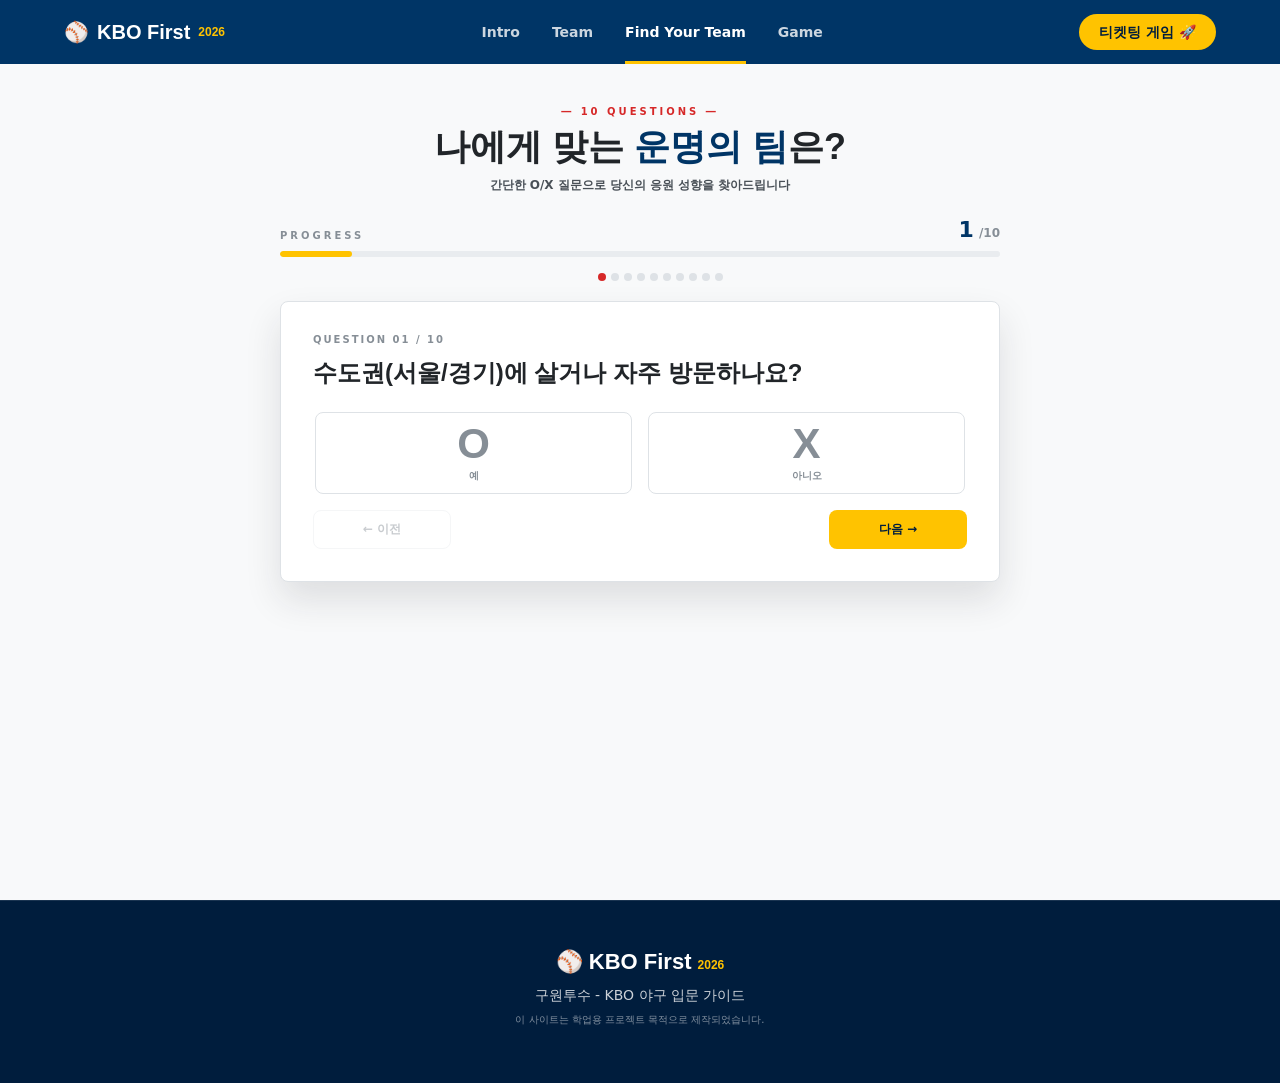
<file: pages/form.html>
<!DOCTYPE html>
<html lang="ko">
<head>
    <meta charset="UTF-8">
    <meta name="viewport" content="width=device-width, initial-scale=1.0">
    <link rel="stylesheet" href="../assets/styles/common.css">
    <link rel="stylesheet" href="../assets/styles/components.css">
    <link rel="stylesheet" href="../assets/styles/form.css">
    <title>KBO First - 운명의 팀 찾기</title>
</head>
<body>
    <!-- GNB -->
    <div id="gnb-wrap"></div>

    <main class="form-page" id="quiz">
        <section class="quiz-section" aria-labelledby="quiz-title">
            <header class="section-heading">
                <p class="eyebrow">― 10 QUESTIONS ―</p>
                <h1 id="quiz-title">나에게 맞는 <span>운명의 팀</span>은?</h1>
                <p>간단한 O/X 질문으로 당신의 응원 성향을 찾아드립니다</p>
            </header>

            <section class="quiz-panel" id="quizPanel" aria-label="구단 추천 질문">
                <header class="progress-head">
                    <span>PROGRESS</span>
                    <strong><span id="currentNumber">1</span><small>/10</small></strong>
                </header>

                <p class="progress-track" aria-hidden="true">
                    <span class="progress-fill" id="progressFill"></span>
                </p>

                <ol class="step-dots" id="stepDots" aria-hidden="true"></ol>

                <p class="progress-caption" id="progressCaption">1번째 질문에 답해 주세요</p>

                <section class="question-card" aria-labelledby="questionText">
                    <p class="question-count" id="questionCount">QUESTION 01 / 10</p>
                    <h2 id="questionText">수도권(서울/경기)에 살거나 자주 방문하나요?</h2>

                    <fieldset class="answer-grid" aria-label="답변 선택">
                        <button class="answer-button" type="button" data-answer="yes">
                            <span>O</span>
                            <strong>예</strong>
                        </button>
                        <button class="answer-button" type="button" data-answer="no">
                            <span>X</span>
                            <strong>아니오</strong>
                        </button>
                    </fieldset>

                    <footer class="quiz-actions">
                        <button class="ghost-button" type="button" id="prevButton">← 이전</button>
                        <button class="primary-button" type="button" id="nextButton">다음 →</button>
                    </footer>
                </section>
            </section>
        </section>

        <section class="result-section is-hidden" id="resultSection" aria-live="polite">
            <article class="result-card" id="resultCard">
                <header class="result-hero">
                    <p>YOUR DESTINY TEAM</p>
                    <figure class="emblem-wrap">
                        <img id="resultEmblem" src="../assets/emblem/lg_emblem.svg" alt="">
                    </figure>
                    <h2 id="resultTitle">LG 트윈스가 당신의 팀!</h2>
                    <strong id="resultType">"세련된 도시형 팬"</strong>
                    <dl class="match-box">
                        <dt>매치율</dt>
                        <dd id="matchPercent">91%</dd>
                    </dl>
                </header>

                <section class="result-body" aria-labelledby="resultBodyTitle">
                    <h3 id="resultBodyTitle">당신의 응원 성향</h3>
                    <p id="resultDescription"></p>
                    <footer class="result-actions">
                        <button class="primary-button outline" type="button" id="shareButton">결과 공유하기</button>
                        <a class="primary-button ticket-button" id="ticketLink" href="https://www.koreabaseball.com/" target="_blank" rel="noreferrer">티켓팅 도전하기 →</a>
                    </footer>
                    <button class="reset-button" type="button" id="restartButton">다시 테스트하기</button>
                </section>
            </article>
        </section>
    </main>
    <div id="footer-wrap"></div>
    
    <script src="../assets/scripts/components.js"></script>
    <script src="../assets/scripts/form.js"></script>
</body>
</html>
</file>
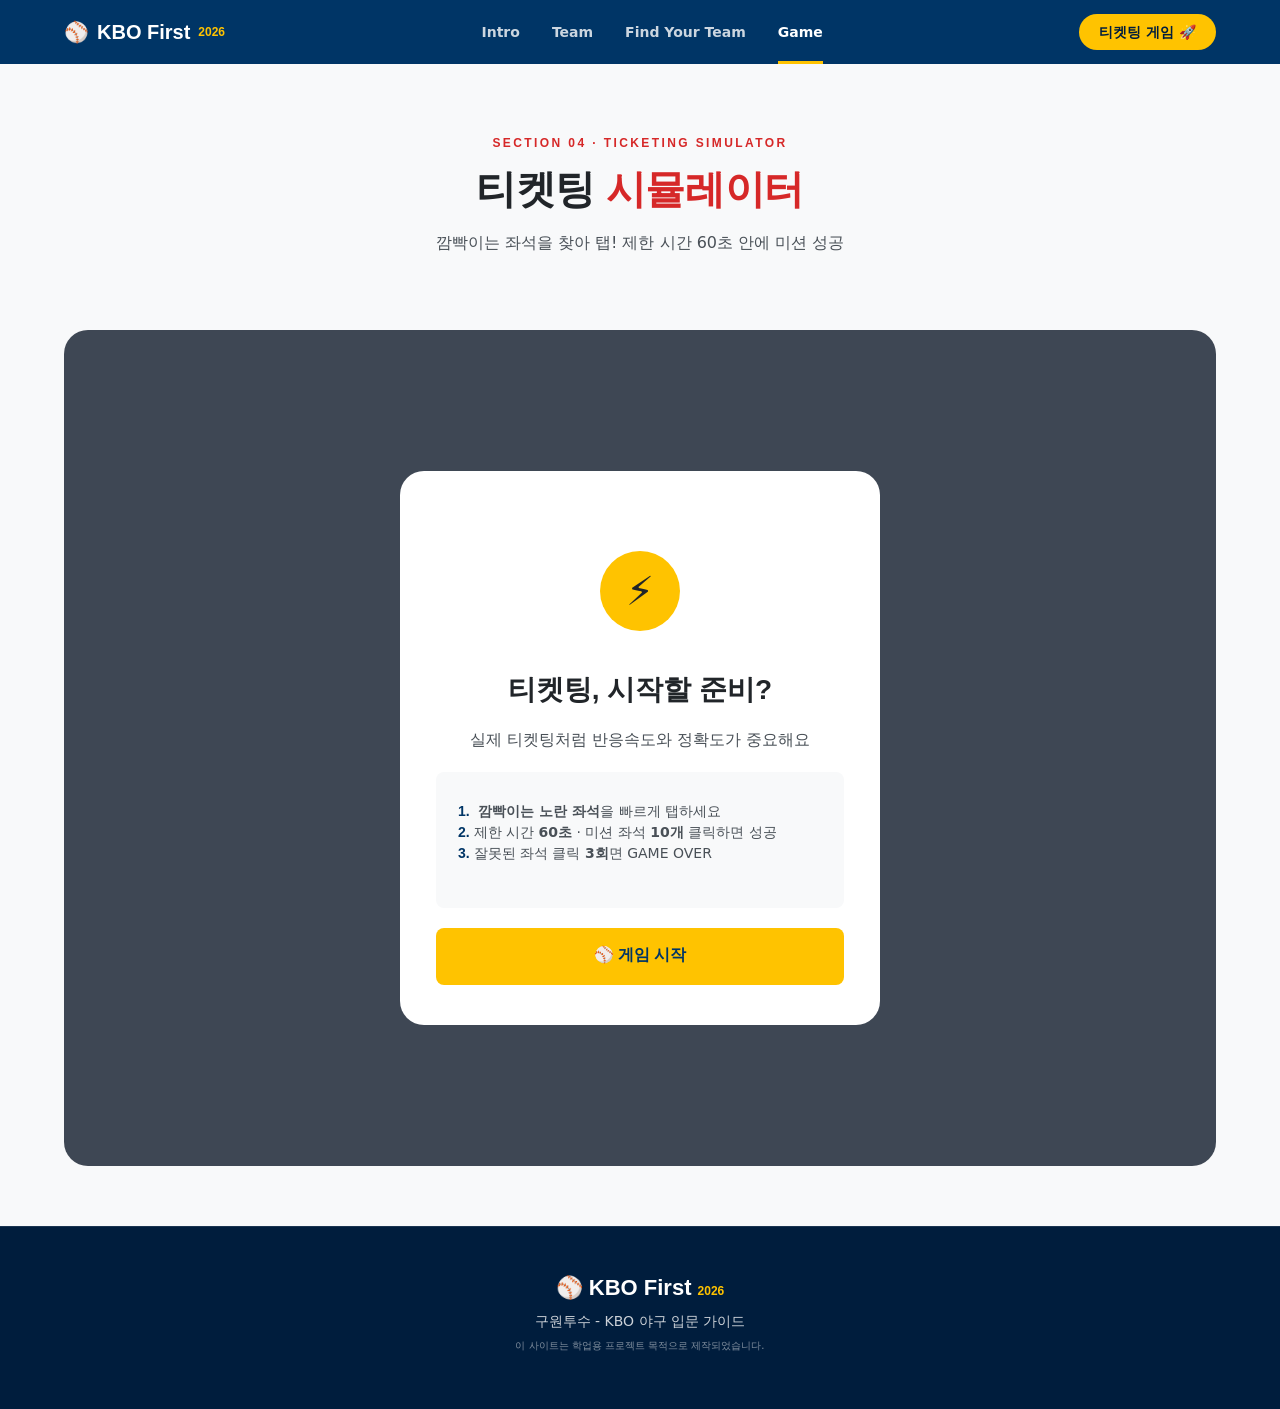
<file: pages/game.html>
<!DOCTYPE html>
<html lang="ko">
<head>
    <meta charset="UTF-8">
    <meta name="viewport" content="width=device-width, initial-scale=1.0">
    <link rel="stylesheet" href="../assets/styles/common.css">
    <link rel="stylesheet" href="../assets/styles/components.css">
    <link rel="stylesheet" href="../assets/styles/game.css">
    <title>KBO First — 티켓팅 시뮬레이터</title>
</head>
<body>
    <!-- GNB -->
    <div id="gnb-wrap"></div>

    <main class="game-page">
        <section class="game-title">
            <p id="sh1">SECTION 04 · TICKETING SIMULATOR</p>
            <h1 id="sh2">티켓팅 <span>시뮬레이터</span></h1>
            <p id="sh3">깜빡이는 좌석을 찾아 탭! 제한 시간 60초 안에 미션 성공</p>
        </section>


        <section class="game-start" id="start">
            <section class="start-bg">
                <p id="spark">⚡</p>
                <h1 id="st-txt1">티켓팅, 시작할 준비?</h1>
                <p id="st-txt2">실제 티켓팅처럼 반응속도와 정확도가 중요해요</p>
                <div>
                    <p><span class="bg-num">1. </span><span>&nbsp깜빡이는 노란 좌석</span>을 빠르게 탭하세요</p>
                    <p><span class="bg-num">2. </span>제한 시간 <span>60초</span> · 미션 좌석 <span>10개</span> 클릭하면 성공</p>
                    <p><span class="bg-num">3. </span>잘못된 좌석 클릭 <span>3회</span>면 GAME OVER</p>
                </div>
                <button id="start-btn">⚾ 게임 시작</button>
            </section>
        </section>


        <section class="game-ready is-hidden" id="ready">
            <div id="countdown">3</div>
        </section>


        <section class="game-play is-hidden" id="play">
            <section class="status" id="scrollTarget">
                <section class="p-time">
                    <span class="status-txt">REMAIN TIME<br></span>
                    <span id="time-num">01:00<br></span>
                    <div id="time-bar"><div id="time-left"></div></div>
                </section>

                <section class="p-success">
                    <span class="status-txt">SUCCESS<br></span>
                    <span id="success-count">0</span><span id="needs10"> / 10</span>
                </section>

                <section class="p-fail">
                    <span class="status-txt">MISS<br></span>
                    <span id="miss-count">0</span>
                    <div id="miss-circles"><span class="circle" id="circle1"></span><span class="circle" id="circle2"></span><span class="circle" id="circle3"></span></div>
                </section>
            </section>

            <section class="mission">
                <span id="mis">MISSION</span><span id="mission-content">1루 응원석 통로 좌석을 찾아라!</span>
                <span id="transparent-ball">⚾</span>
            </section>

            <section class="container">
                <section id="inner-ct">
                    <section id="seats">
                        <button class="seat" id="s1"></button><button class="seat" id="s2"></button><button class="seat" id="s3"></button><button class="seat" id="s4"></button><button class="seat" id="s5"></button><button class="seat" id="s6"></button><button class="seat" id="s7"></button><button class="seat" id="s8"></button><button class="seat" id="s9"></button><button class="seat" id="s10"></button><button class="seat" id="s11"></button><button class="seat" id="s12"></button>
                        <button class="seat" id="s13"></button><button class="seat" id="s14"></button><button class="seat" id="s15"></button><button class="seat" id="s16"></button><button class="seat" id="s17"></button><button class="seat" id="s18"></button><button class="seat" id="s19"></button><button class="seat" id="s20"></button><button class="seat" id="s21"></button><button class="seat" id="s22"></button><button class="seat" id="s23"></button><button class="seat" id="s24"></button>
                        <button class="seat" id="s25"></button><button class="seat" id="s26"></button><button class="seat" id="s27"></button><button class="seat" id="s28"></button><button class="seat" id="s29"></button><button class="seat" id="s30"></button><button class="seat" id="s31"></button><button class="seat" id="s32"></button><button class="seat" id="s33"></button><button class="seat" id="s34"></button><button class="seat" id="s35"></button><button class="seat" id="s36"></button>
                        <button class="seat" id="s37"></button><button class="seat" id="s38"></button><button class="seat" id="s39"></button><button class="seat" id="s40"></button><button class="seat" id="s41"></button><button class="seat" id="s42"></button><button class="seat" id="s43"></button><button class="seat" id="s44"></button><button class="seat" id="s45"></button><button class="seat" id="s46"></button><button class="seat" id="s47"></button><button class="seat" id="s48"></button>
                        <button class="seat" id="s49"></button><button class="seat" id="s50"></button><button class="seat" id="s51"></button><button class="seat" id="s52"></button><button class="seat" id="s53"></button><button class="seat" id="s54"></button><button class="seat" id="s55"></button><button class="seat" id="s56"></button><button class="seat" id="s57"></button><button class="seat" id="s58"></button><button class="seat" id="s59"></button><button class="seat" id="s60"></button>
                    </section>
                </section>
            </section>

            <section class="color-info">
                <div class="t-info">
                    <div id="t-block"></div><span id="t-txt">클릭 가능</span>
                </div>
                <div class="s-m-info">
                    <div id="s-block"></div><span id="s-txt">성공</span>
                </div>
                <div class="s-m-info">
                    <div id="m-block"></div><span id="m-txt">미스</span>
                </div>
            </section>

        </section>


        <section class="game-result is-hidden" id="result">
            <section id="clear" class="is-hidden">
                <span id="clear-txt">CLEAR!</span>
            </section>
            <section id="gameover" class="is-hidden">
                <span id="gameover-txt">GAME OVER</span>
            </section>

            <section id="result-msg">
                <div id="clear-msg" class="is-hidden">🎉 <span>성공!</span> 티켓 확보!</div>
                <div id="gameover-msg" class="is-hidden">⏱ <span>아쉽지만</span> 다시 도전!</div>
            </section>


            <section id="overview">
                <section id="result-time">
                    <span id="tNum" class="result-num">00:59</span>
                    <span id="tTxt" class="result-txt">TIME</span>
                </section>
                <section id="result-success">
                    <span id="sNum" class="result-num">10/10</span>
                    <span id="sTxt" class="result-txt">SUCCESS</span>
                </section>
                <section id="result-miss">
                    <span id="mNum" class="result-num">3</span>
                    <span id="mTxt" class="result-txt">MISS</span>
                </section>
            </section>

            <section id="retry-or-team">
                <a href="./game.html">
                    <button id="retry"><span id="retry-txt">🔄 다시 도전</span></button>
                </a>
                <a href="./form.html">
                    <button id="teamfind"><span id="team-txt">팀 추천받기 →</span></button>
                </a>
            </section>

        </section>

    </main>


    <!-- Footer -->
    <div id="footer-wrap"></div>

    <script src="../assets/scripts/components.js"></script>
    <script src="../assets/scripts/game.js"></script>
</body>
</html>
</file>
<file: assets/styles/common.css>
:root {
  /* Brand */
  --color-main:          #003566;   /* Deep Blue */
  --color-main-2:        #012a52;
  --color-main-3:        #001D3D;
  --color-sub:           #FFC300;   /* Vivid Yellow */
  --color-sub-2:         #FFD23F;
  --color-accent:        #D62828;   /* Energy Red */
  --color-accent-2:      #b51e1e;
 
  /* Neutrals */
  --color-white:         #FFFFFF;
  --color-bg:            #F8F9FA;
  --color-surface:       #FFFFFF;
  --color-border:        #DEE2E6;
  --color-active:        #E9ECEF;
  --color-text:          #212529;
  --color-text-2:        #495057;
  --color-text-3:        #868E96;
 
  /* Semantic */
  --color-success:       #3BA55C;
  --color-success-bg:    #E6F7ED;
  --color-danger-bg:     #FDE7E7;
 
  /* Team Colors */
  --color-team-lg:       #C30452;
  --color-team-sam:      #074CA1;
  --color-team-kia:      #EA0029;
  --color-team-dusan:    #131230;
  --color-team-lotte:    #D62828;
  --color-team-kiwoom:    #570514;
 
  /* Border Radius */
  --r-xs:   4px;
  --r-2xs:  5px;
  --r-sm:   6px;
  --r:      8px;
  --r-md:  10px;
  --r-lg:  14px;
  --r-xl:  16px;
  --r-2xl: 24px;
  --r-pill:45px;
 
  /* Typography — Pretendard */
  --font-body: 'Pretendard', 'Pretendard Variable', 'Apple SD Gothic Neo',
               'Malgun Gothic', system-ui, sans-serif;
  /* Typography — Gmarket */
  --font-display: 'Gmarket Sans', 'Pretendard', sans-serif;

  /* Font Weights */
  --fw-regular:  400;
  --fw-semibold: 600;
  --fw-bold:     700;

  /* Font Sizes */
  --fs-xs:  10px;
  --fs-sm:   12px;
  --fs-base: 14px;
  --fs-md:   16px;
  --fs-lg:   18px;
  --fs-xl:   20px;
  --fs-2xl:  22px;
  --fs-3xl:  24px;
  --fs-4xl:  26px;
  --fs-5xl:  28px;
  --fs-6xl:  32px;
  --fs-7xl:  36px;
  --fs-8xl:  40px;
  --fs-9xl:  42px;
  --fs-10xl: 44px;
  --fs-11xl: 48px;
  --fs-12xl: 56px;
  --fs-13xl: 72px;
}

*, *::before, *::after {
  box-sizing: border-box;
}

.gnb-inner { line-height: 1; }

body {
  margin: 0;
  min-height: 100vh;
  color: var(--color-text);
  background: var(--color-bg);
  font-family: var(--font-body);
}

button, a {
  font: inherit;
}

a {
    color: inherit;
    text-decoration: none;
}
</file>
<file: assets/styles/components.css>
/* --------------------------------------------------------------------------
   GNB (Global Navigation Bar)
   -------------------------------------------------------------------------- */
#gnb-wrap {
    position: sticky;
    top: 0;
    z-index: 100;
}

.gnb {
    background-color: var(--color-main);
    color: var(--color-white);
}

.gnb-inner {
    max-width: 1200px;
    margin: 0 auto;
    padding: 0 24px;
    display: flex;
    justify-content: space-between;
    align-items: center;
    height: 64px;
    overflow: hidden;
}

.logo a {
    font-family: var(--font-display);
    font-size: var(--fs-xl);
    font-weight: var(--fw-bold);
    display: flex;
    align-items: center;
    gap: 8px;
    white-space: nowrap;
    flex-shrink: 0;
}

.logo .year {
    font-size: var(--fs-sm);
    color: var(--color-sub);
    vertical-align: super;
}

.nav-links {
    display: flex;
    gap: 32px;
    height: 100%;
    flex-shrink: 1;
    overflow: hidden;
    list-style: none;  
    padding: 0;        
    margin: 0;
}

.nav-links a {
    font-weight: var(--fw-semibold);
    font-size: var(--fs-base);
    opacity: 0.8;
    transition: opacity 0.2s;
    display: flex;
    align-items: center;
    height: 100%;
    position: relative;
    white-space: nowrap;
}

.nav-links a:hover,
.nav-links a.active {
    opacity: 1;
}

.nav-links a.active::after {
    content: '';
    position: absolute;
    bottom: 0;
    left: 0;
    width: 100%;
    height: 3px;
    background-color: var(--color-sub);
}

.btn-gnb-action {
    background-color: var(--color-sub);
    color: var(--color-main-3);
    padding: 10px 20px;
    border-radius: var(--r-pill);
    font-size: var(--fs-base);
    font-weight: var(--fw-bold);
    white-space: nowrap;
    flex-shrink: 0;
    transition: background-color 0.2s, transform 0.2s, box-shadow 0.2s;
}

.btn-gnb-action:hover {
    background-color: var(--color-sub-2);
    transform: translateY(-2px);
    box-shadow: 0 4px 12px rgba(255, 195, 0, 0.3);
}

/* --------------------------------------------------------------------------
   Footer
   -------------------------------------------------------------------------- */
.site-footer {
    background-color: var(--color-main-3);
    color: var(--color-white);
    text-align: center;
    padding: 48px 24px;
    border-top: 1px solid rgba(255,255,255,0.1);
}

.footer-logo {
    font-family: var(--font-display);
    font-size: var(--fs-2xl);
    font-weight: var(--fw-bold);
    margin-bottom: 12px;
}

.footer-logo .year {
    font-size: var(--fs-sm);
    color: var(--color-sub);
}

.site-footer p {
    margin: 0 0 8px;
    font-size: var(--fs-base);
    opacity: 0.8;
}

.site-footer .copyright {
    font-size: var(--fs-xs);
    opacity: 0.5;
}

@media (max-width: 768px) {
    /* GNB */
    .gnb-inner {
        padding: 0 16px;
        height: 56px;
    }
    .nav-links {
        gap: 16px;
    }
    .nav-links a {
        font-size: var(--fs-sm);
    }
    .btn-gnb-action {
        padding: 6px 12px;
        font-size: var(--fs-sm);
    }

    /* Footer */
    .site-footer {
        padding: 32px 16px;
    }
}

@media (max-width: 480px) {
    .logo a {
        font-size: var(--fs-base);
    }
    .nav-links {
        display: none;
    }
    .btn-gnb-action {
        padding: 8px 14px;
        font-size: var(--fs-sm);
    }
}
</file>
<file: assets/styles/form.css>
.primary-button,
.ghost-button,
.reset-button,
.answer-button {
  border: 0;
  cursor: pointer;
}

.form-page {
  min-height: calc(100vh - 64px);
}

.quiz-section {
  min-height: calc(100vh - 64px);
  padding: 42px 80px 90px;
  background: var(--color-bg);
}

.section-heading {
  max-width: 1216px;
  margin: 0 auto 27px;
  text-align: center;
}

.eyebrow {
  margin: 0 0 8px;
  color: var(--color-accent);
  font-size: var(--fs-xs);
  font-weight: var(--fw-bold);
  letter-spacing: 3px;
}

.section-heading h1 {
  margin: 0;
  color: var(--color-text);
  font-family: var(--font-display);
  font-size: var(--fs-7xl);
  font-weight: 800;
  line-height: 1.22;
}

.section-heading h1 span {
  color: var(--color-main);
}

.section-heading p:last-child {
  margin: 8px 0 0;
  color: var(--color-text-2);
  font-size: var(--fs-sm);
  font-weight: var(--fw-semibold);
}

.quiz-panel {
  max-width: 720px;
  margin: 0 auto;
}

.progress-head {
  display: flex;
  align-items: end;
  justify-content: space-between;
  height: 20px;
}

.progress-head span {
  color: var(--color-text-3);
  font-size: var(--fs-xs);
  font-weight: var(--fw-bold);
  letter-spacing: 3px;
}

.progress-head strong {
  display: inline-flex;
  align-items: baseline;
  gap: 2px;
  font-family: var(--font-body);
  font-weight: var(--fw-bold);
  line-height: 1;
}

.progress-head strong span,
#currentNumber {
  color: var(--color-main);
  font-size: var(--fs-2xl);
  font-weight: var(--fw-bold);
}

.progress-head small {
  color: var(--color-text-3);
  font-family: var(--font-body);
  font-size: var(--fs-sm);
  font-weight: var(--fw-bold);
}

.progress-track {
  height: 6px;
  margin-top: 10px;
  overflow: hidden;
  background: var(--color-active);
  border-radius: var(--r);
}

.progress-fill {
  display: block;
  width: 10%;
  height: 100%;
  background: var(--color-sub);
  border-radius: inherit;
  transition: width 180ms ease;
}

.step-dots {
  display: flex;
  justify-content: center;
  gap: 5px;
  margin: 12px 0 0;
}

.step-dots li {
  width: 8px;
  height: 8px;
  list-style: none;
  background: var(--color-border);
  border-radius: 50%;
}

.step-dots li.is-active {
  background: var(--color-accent);
}

.progress-caption {
  margin: 0;
  color: var(--color-text-3);
  font-size: 0;
  font-weight: var(--fw-semibold);
}

.question-card,
.result-card {
  background: var(--color-white);
  border: 1px solid var(--color-border);
  border-radius: var(--r);
  box-shadow: 0 18px 36px rgba(33, 37, 41, 0.12);
}

.question-card {
  margin-top: 20px;
  padding: 32px;
}

.question-count {
  margin: 0 0 12px;
  color: var(--color-text-3);
  font-size: var(--fs-xs);
  font-weight: var(--fw-bold);
  letter-spacing: 2px;
}

.question-card h2 {
  min-height: 39px;
  margin: 0;
  color: var(--color-text);
  font-family: var(--font-display);
  font-size: var(--fs-3xl);
  font-weight: 800;
  line-height: 1.35;
}

.answer-grid {
  display: grid;
  grid-template-columns: repeat(2, minmax(0, 1fr));
  gap: 16px;
  margin-top: 16px;
  min-inline-size: 0;
  padding: 0;
  border: 0;
}

.answer-button {
  min-height: 75px;
  padding: 10px;
  color: var(--color-text-3);
  background: var(--color-white);
  border: 1px solid var(--color-border);
  border-radius: var(--r);
  transition: border-color 160ms ease, box-shadow 160ms ease, transform 160ms ease;
}

.answer-button span {
  display: block;
  font-family: var(--font-display);
  font-size: var(--fs-9xl);
  font-weight: var(--fw-bold);
  line-height: 1;
}

.answer-button strong {
  display: block;
  margin-top: 4px;
  color: var(--color-text-3);
  font-size: var(--fs-xs);
}

.answer-button:hover,
.answer-button.is-selected {
  border-color: var(--color-main);
  box-shadow: none;
  transform: none;
}

.answer-button[data-answer="yes"]:hover,
.answer-button[data-answer="yes"].is-selected {
  color: var(--color-success);
  background: var(--color-success-bg);
  border-color: var(--color-success);
}

.answer-button[data-answer="yes"]:hover strong,
.answer-button[data-answer="yes"].is-selected strong {
  color: var(--color-success);
}

.answer-button[data-answer="no"]:hover,
.answer-button[data-answer="no"].is-selected {
  color: var(--color-accent);
  background: var(--color-danger-bg);
  border-color: var(--color-accent);
}

.answer-button[data-answer="no"]:hover strong,
.answer-button[data-answer="no"].is-selected strong {
  color: var(--color-accent);
}

.quiz-actions {
  display: flex;
  align-items: center;
  justify-content: space-between;
  margin-top: 16px;
}

.primary-button,
.ghost-button,
.reset-button {
  display: inline-flex;
  align-items: center;
  justify-content: center;
  width: 138px;
  min-height: 39px;
  padding: 0 18px;
  border-radius: var(--r);
  font-family: var(--font-body);
  font-weight: var(--fw-bold);
  font-size: var(--fs-sm);
}

.primary-button {
  color: var(--color-main-3);
  background: var(--color-sub);
}

.primary-button:hover {
  background: var(--color-sub-2);
}

.primary-button.is-result-button {
  color: var(--color-white);
  background: var(--color-accent);
}

.primary-button.is-result-button:hover {
  background: var(--color-accent-2);
}

.ghost-button:disabled {
  cursor: not-allowed;
  opacity: 0.45;
}

.ghost-button {
  color: var(--color-text-3);
  background: var(--color-white);
  border: 1px solid var(--color-active);
}

.ghost-button:not(:disabled):hover {
  color: var(--color-main);
  background: var(--color-active);
  border-color: var(--color-border);
}

.result-section {
  min-height: calc(100vh - 64px);
  padding: 52px 24px 80px;
  background: var(--color-text-3);
}

.result-section.is-hidden,
.quiz-section.is-hidden {
  display: none;
}

.result-card {
  width: clamp(340px, 31.8vw, 366px);
  max-width: calc(100vw - 48px);
  margin: 0 auto;
  overflow: hidden;
  border-radius: var(--r-lg);
  box-shadow: 0 24px 46px rgba(33, 37, 41, 0.42);
}

.result-hero {
  position: relative;
  min-height: 0;
  padding: 34px 26px 34px;
  overflow: hidden;
  color: var(--color-white);
  background:
    radial-gradient(circle at 16% -6%, rgba(255, 255, 255, 0.14) 0 30%, transparent 31%),
    radial-gradient(circle at 88% 88%, rgba(255, 255, 255, 0.1) 0 27%, transparent 28%),
    linear-gradient(135deg, var(--team-color, var(--color-accent)) 0%, var(--team-color-dark, var(--color-main-3)) 100%);
  text-align: center;
}

.result-card[data-team="kia"] .result-hero {
  background:
    linear-gradient(151deg, transparent 0 52%, rgba(0, 29, 61, 0.92) 52.4% 100%),
    linear-gradient(151deg, rgba(234, 0, 41, 0.98) 0 49%, transparent 49.4%),
    repeating-linear-gradient(153deg, rgba(255, 255, 255, 0.055) 0 4px, transparent 4px 13px),
    linear-gradient(135deg, var(--color-team-kia) 0%, var(--color-main-3) 100%);
}

.result-card[data-team="lg"] .result-hero {
  background:
    linear-gradient(62deg, transparent 0 64%, rgba(0, 0, 0, 0.95) 64.4% 100%),
    linear-gradient(118deg, rgba(195, 4, 82, 0.96) 0 21%, transparent 21.4%),
    repeating-linear-gradient(90deg, rgba(0, 0, 0, 0.32) 0 2px, transparent 2px 24px),
    linear-gradient(180deg, var(--color-white) 0%, var(--color-active) 100%);
}

.result-card[data-team="lg"] .result-hero::before,
.result-card[data-team="lg"] .result-hero::after {
  background: rgba(195, 4, 82, 0.16);
}

.result-card[data-team="lg"] .result-hero h2,
.result-card[data-team="lg"] .result-hero strong,
.result-card[data-team="lg"] .match-box dt {
  text-shadow: 0 2px 8px rgba(0, 0, 0, 0.55);
}

.result-card[data-team="samsung"] .result-hero {
  background:
    radial-gradient(circle at 50% 8%, rgba(255, 255, 255, 0.9) 0 2%, transparent 38%),
    repeating-conic-gradient(from -12deg at 50% 2%, rgba(255, 255, 255, 0.25) 0 1.2deg, transparent 1.2deg 4.5deg),
    linear-gradient(155deg, transparent 0 45%, rgba(7, 76, 161, 0.94) 45.4% 58%, transparent 58.4%),
    linear-gradient(180deg, var(--color-active) 0%, var(--color-text-3) 100%);
}

.result-card[data-team="samsung"] .result-hero h2,
.result-card[data-team="samsung"] .result-hero strong,
.result-card[data-team="samsung"] .match-box dt {
  text-shadow: 0 2px 8px rgba(0, 29, 61, 0.62);
}

.result-card[data-team="lotte"] .result-hero {
  background:
    linear-gradient(42deg, rgba(214, 40, 40, 0.92) 0 27%, transparent 27.4%),
    linear-gradient(42deg, transparent 0 38%, rgba(91, 171, 217, 0.92) 38.4% 56%, transparent 56.4%),
    linear-gradient(42deg, transparent 0 72%, rgba(55, 126, 176, 0.72) 72.4% 100%),
    radial-gradient(circle at 82% 15%, rgba(195, 4, 82, 0.28) 0 1.5px, transparent 2px),
    linear-gradient(180deg, var(--color-main) 0%, var(--color-main-3) 100%);
  background-size: auto, auto, auto, 18px 18px, auto;
}

.result-hero::before,
.result-hero::after {
  position: absolute;
  content: "";
  border-radius: 50%;
  background: rgba(255, 255, 255, 0.13);
}

.result-hero::before {
  top: -102px;
  left: -104px;
  width: 254px;
  height: 254px;
}

.result-hero::after {
  right: -44px;
  bottom: -54px;
  width: 166px;
  height: 166px;
}

.result-hero > * {
  position: relative;
  z-index: 1;
}

.result-hero p {
  margin: 0;
  color: var(--color-sub);
  font-family: var(--font-body);
  font-size: var(--fs-sm);
  font-weight: var(--fw-bold);
  letter-spacing: 3px;
}

.emblem-wrap {
  display: grid;
  width: 64px;
  height: 64px;
  margin: 13px auto 18px;
  place-items: center;
  background: var(--color-white);
  border-radius: 50%;
  box-shadow: 0 12px 28px rgba(0, 0, 0, 0.2);
}

.emblem-wrap img {
  max-width: 50px;
  max-height: 50px;
}

.result-hero h2 {
  margin: 0;
  font-family: var(--font-display);
  font-size: var(--fs-3xl);
  font-weight: var(--fw-bold);
  line-height: 1.25;
  white-space: pre-line;
}

.result-hero strong {
  display: block;
  margin-top: 9px;
  font-family: var(--font-body);
  font-size: var(--fs-base);
  font-weight: var(--fw-bold);
}

.match-box {
  margin: 20px 0 0;
  padding: 0;
}

.match-box dt {
  display: block;
  color: rgba(255, 255, 255, 0.62);
  font-family: var(--font-body);
  font-size: var(--fs-sm);
  font-weight: var(--fw-semibold);
}

.match-box dd {
  display: block;
  margin: 0;
  margin-top: 0;
  font-family: var(--font-display);
  color: var(--color-sub);
  font-size: var(--fs-5xl);
  line-height: 1.05;
}

.result-body {
  padding: 22px 26px 29px;
}

.result-body h3 {
  margin: 0 0 8px;
  color: var(--color-text-3);
  font-family: var(--font-display);
  font-size: var(--fs-lg);
  font-weight: var(--fw-bold);
}

.result-body p {
  min-height: 78px;
  margin: 0;
  color: var(--color-text-2);
  font-family: var(--font-body);
  font-size: var(--fs-base);
  font-weight: var(--fw-regular);
  line-height: 1.65;
}

.result-actions {
  display: grid;
  grid-template-columns: repeat(2, 138px);
  gap: 8px;
  justify-content: center;
  margin-top: 19px;
}

.result-actions .primary-button {
  width: 138px;
}

.primary-button.outline {
  color: var(--color-main);
  background: var(--color-white);
  border: 1px solid var(--color-border);
}

.primary-button.outline:hover {
  background: var(--color-active);
}

.ticket-button {
  color: var(--color-white);
  background: var(--color-main);
}

.ticket-button:hover {
  background: var(--color-main-2);
}

.reset-button {
  width: 100%;
  min-height: 21px;
  margin-top: 14px;
  padding: 0;
  color: var(--color-text-3);
  background: transparent;
  font-family: var(--font-body);
  font-size: var(--fs-base);
  font-weight: var(--fw-semibold);
}

.reset-button:hover {
  color: var(--color-main);
}

.toast {
  position: fixed;
  right: 24px;
  bottom: 24px;
  z-index: 20;
  padding: 12px 16px;
  color: var(--color-white);
  background: var(--color-main-3);
  border-radius: var(--r);
  box-shadow: 0 14px 32px rgba(0, 0, 0, 0.22);
  font-size: var(--fs-sm);
  font-weight: var(--fw-bold);
}

@media (max-width: 760px) {

  .form-page,
  .quiz-section,
  .result-section {
    min-height: calc(100vh - 60px);
  }

  .quiz-section {
    padding: 32px 20px 52px;
  }

  .section-heading {
    margin-bottom: 32px;
  }

  .eyebrow {
    font-size: var(--fs-sm);
  }

  .section-heading h1 {
    font-size: var(--fs-5xl);
  }

  .section-heading p:last-child {
    font-size: var(--fs-sm);
    line-height: 1.55;
  }

  .quiz-panel {
    max-width: 350px;
  }

  .question-card {
    padding: 24px;
  }

  .question-card h2 {
    min-height: 84px;
    font-size: var(--fs-2xl);
  }

  .answer-grid {
    gap: 12px;
    margin-top: 14px;
  }

  .answer-button {
    min-height: 106px;
    padding: 16px 12px;
  }

  .answer-button span {
    font-size: var(--fs-7xl);
  }

  .quiz-actions,
  .result-actions {
    gap: 10px;
  }

  .result-actions {
    grid-template-columns: repeat(2, 138px);
  }

  .primary-button,
  .ghost-button {
    width: 120px;
    min-height: 39px;
    padding: 0 12px;
    font-size: var(--fs-sm);
  }

  .result-section {
    padding: 20;
  }

  .result-card {
    width: min(366px, calc(100vw - 48px));
    max-width: calc(100vw - 48px);
    border-radius: var(--r-lg);
  }

  .result-hero {
    min-height: 0;
    padding: 34px 26px 34px;
  }

  .emblem-wrap {
    width: 64px;
    height: 64px;
    margin-top: 12px;
  }

  .emblem-wrap img {
    max-width: 50px;
    max-height: 50px;
  }

  .result-hero h2 {
    font-size: var(--fs-3xl);
  }

  .match-box dd {
    font-size: var(--fs-5xl);
  }

  .result-body {
    padding: 22px 26px 29px;
  }

  .result-body p {
    min-height: 78px;
    font-size: var(--fs-base);
  }

  .toast {
    right: 20px;
    bottom: 20px;
    left: 20px;
    text-align: center;
  }
}
</file>
<file: assets/styles/game.css>
/* game page ////////////////////////////////////////////////////////////////////////////// */

.game-page {
  min-height: calc(100vh - 64px);
  display: flex;
  flex-direction: column;

  align-items: center;
}

.game-title {
  max-width: 1216px;
  margin: 0 auto;
  text-align: center;
  padding: 60px 32px;
}

#sh1 {
  font-family: var(--font-display);
  color: var(--color-accent);
  font-size: var(--fs-sm);
  font-weight: var(--fw-bold);
  letter-spacing: 2.4px;
}

#sh2 {
  margin: 0;
  font-family: var(--font-display);
  color: var(--color-text);
  font-size: var(--fs-8xl);
  font-weight: var(--fw-bold);
  letter-spacing: -0.4px;
}

#sh2 span {
  color: var(--color-accent);
}

#sh3 {
  font-family: var(--font-body);
  color: var(--color-text-2);
  font-size: var(--fs-md);
  font-weight: var(--fw-regular);
}

.is-hidden {
  display: none !important;
}



/* start section /////////////////////////////////////////////////////////////////////////////////////////////*/



.game-start {
  display: flex;
  justify-content: center;
  align-items: center;
  padding: 80px 24px;
  width: 90vw;
  min-height: calc(100vh - 64px);
  margin: 0 auto 60px;

  background: rgba(0, 12, 28, 0.75);
  border-radius: var(--r-2xl);
}

.game-start .start-bg {
  display: flex;
  flex-direction: column;
  align-items: center;

  width: min(480px, 100%);
  min-height: 467px;

  padding: 40px 36px;
  gap: 20px;
  background-color: var(--color-white);
  border-radius: var(--r-2xl);
}

.game-start .start-bg #spark {
  font-family: var(--font-body);
  background-color: var(--color-sub);
  display: flex;
  flex-direction: row;
  justify-content: center;
  align-items: center;
  padding: 0px;

  position: static;

  width: 80px;
  height: 80px;

  margin-bottom: 12px;
  border-radius: var(--r-pill);
  font-size: var(--fs-8xl);

}

.game-start .start-bg #st-txt1 {
  font-family: var(--font-display);
  display: flex;
  flex-direction: column;
  align-items: center;
  padding: 9px 0px 0px;

  position: static;
  margin: 0;
  text-align: center;
  line-height: 1.3;

  color: var(--color-text);
  font-weight: 900;
  font-size: var(--fs-5xl);
}

.game-start .start-bg #st-txt2 {
  display: flex;
  flex-direction: column;
  align-items: center;
  padding: 0px;

  position: static;

  margin: 0;

  text-align: center;
  line-height: 1.5;

  word-break: keep-all;

  font-family: var(--font-body);
  font-weight: var(--fw-regular);
  font-size: var(--fs-md);
  color: var(--color-text-2);
}

.game-start .start-bg div {
  /* display: flex; */
  flex-direction: column;
  gap: 8px;
  align-items: flex-start;
  padding: 29px 22px 18px;

  position: static;
  width: 100%;
  min-height: 136px;
  height: auto;

  background: var(--color-bg);
  border-radius: var(--r);
}

.game-start .start-bg div p {
  display: block;

  width: 100%;
  height: auto;

  margin: 0;

  line-height: 1.5;

  word-break: keep-all;
  overflow-wrap: break-word;


  font-family: var(--font-body);
  font-size: var(--fs-base);
  color: var(--color-text-2);
  font-weight: var(--fw-regular);

}

.game-start .start-bg div p span {
  font-weight: var(--fw-bold);
  
}

.game-start .start-bg div p .bg-num {
  font-family: var(--font-display);
  font-weight: var(--fw-bold);
  color: var(--color-main);
}

#start-btn {
  display: flex;
  flex-direction: row;
  justify-content: center;
  align-items: center;
  padding: 17px 16px 19px;

  position: static;
  width: 100%;
  margin-top: auto;

  background-color: #FFC300;
  border-radius: 8px;

  font-family: var(--font-display);
  color: var(--color-main);
  font-weight: var(--fw-bold);
  font-size: var(--fs-md);

  cursor: pointer;
  outline: none;
  appearance: none; 
  border: none;
}

#start-btn:hover {
  opacity: 0.75;
}




.game-ready {
  width: 90vw;
  height: 152.14px;
  margin: auto;

  display: flex;
  justify-content: center;
  align-items: center;
  /* text-align: center; */
}

.game-ready #countdown {
  text-align: center;
  font-size: 100px;
  font-family: var(--font-body);
  font-weight: var(--fw-bold);
  color: var(--color-main);
}



/* play section ////////////////////////////////////////////////////////////////////////////////////*/



.game-play {
  display: flex;
  flex-direction: column;

  align-items: center;
  justify-content: center;

  padding: 0px 32px 68px;
  gap: 18px;

  width: 90vw;
  min-height: calc(100vh - 64px);
}

.game-play .status {
  display: flex;
  gap: 15px;
  width: 90vw;
  height: 152.14px;
}

.status-txt {
  font-family: var(--font-body);
  font-size: var(--fs-sm);
  font-weight: var(--fw-bold);
  color: var(--color-text-3);
  letter-spacing: 2.2px;
}

.p-time {
  flex: 7;
  display: flex;
  flex-direction: column;
  align-items: flex-start;
  padding: 20px 24px 28px;

  background: var(--color-white);
  border: 1px solid var(--color-border);
  border-radius: var(--r-lg);

}

.p-success {
  flex: 5;
  /* display: flex; */
  flex-direction: column;
  align-items: flex-start;
  padding: 20px 24px 48px;

  background: var(--color-white);
  border: 1px solid var(--color-border);
  border-radius: var(--r-lg);
}

.p-fail {
  flex: 5;
  display: flex;
  flex-direction: column;
  align-items: flex-start;
  padding: 20px 24px 48px;

  background: var(--color-white);
  border: 1px solid var(--color-border);
  border-radius: var(--r-lg);
}

#time-num {
  font-family: var(--font-display);
  font-size: var(--fs-7xl);
  font-weight: var(--fw-bold);
  color: var(--color-accent);
  line-height: 65px;
}

#time-bar {
  width: 100%;
  height: 6px;
  background-color: var(--color-active);
  border-radius: var(--r-pill);
}

#time-bar #time-left {
  width: 100%;
  height: 100%;
  background-color: var(--color-accent);
  border-radius: var(--r-pill);
}

#success-count {
  font-family: var(--font-display);
  font-weight: var(--fw-bold);
  font-size: var(--fs-9xl);
  color: var(--color-main);
}

#needs10 {
  font-family: var(--font-display);
  font-weight: var(--fw-bold);
  font-size: var(--fs-lg);
  color: var(--color-text-3);
}

#miss-count {
  font-family: var(--font-display);
  font-weight: var(--fw-bold);
  font-size: var(--fs-9xl);
  color: var(--color-text-2);
}

#miss-circles {
  display: flex;
  flex-direction: row;
  align-items: flex-start;
  padding: 14.01px 0px 0px;
  gap: 6px;
  height: 28.01px;
}

#miss-circles .circle {
  width: 14px;
  height: 14px;

  background: var(--color-active);
  border-radius: var(--r);
}

#miss-circles .missed {
  width: 14px;
  height: 14px;

  background: var(--color-accent);
  border-radius: var(--r);
  border: 1px solid var(--color-accent2);
}


.game-play .mission {
  display: flex;
  flex-direction: row;
  align-items: center;
  padding: 18px 28px;
  gap: 18px;

  width: 90vw;
  height: 64.59px;

  background-color: var(--color-sub);
  border-radius: 14px;

  position: relative;
  overflow: hidden; 
}

#mis {
  display: flex;
  flex-direction: column;
  align-items: flex-start;
  padding: 5.5px 12px 5.55px;

  width: 86px;
  height: 28.05px;

  background: var(--color-main);
  border-radius: 99px;

  font-family: var(--font-body);
  font-weight: var(--fw-bold);
  font-size: var(--fs-sm);
  color: var(--color-sub);
  letter-spacing: 2px;
}

#mission-content {
  width: auto;
  padding-right: 80px;
  height: 28.59px;

  font-family: var(--font-display);
  font-weight: var(--fw-bold);
  font-size: var(--fs-2xl);
  color: var(--color-main);

  position: relative;  
  z-index: 1;  
}

#transparent-ball {
  position: absolute;      
  right: 10px;          
  top: 50%;                 

  transform: translateY(-50%); 
  font-family: var(--font-body);
  font-size: 80px;
  color: var(--color-main);
  opacity: 0.15;
  z-index: 0;
  pointer-events: none;
  padding: 0px;
}

.container {
  display: flex;
  flex-direction: column;
  align-items: flex-start;
  padding: 32px;

  max-width: 90vw;
  width: 90vw;
  height: auto;
  min-height: 450px;

  background: linear-gradient(180deg, var(--color-main-3) 0%, var(--color-main) 100%);
  border-radius: var(--r-2xl);
}

.container #inner-ct {
  display: flex;
  flex-direction: column;
  align-items: center;
  justify-content: center;
  padding: 64px 24px 300px;

  width: 100%;
  height: 576px;
}


#seats {
  display: grid;
  /* place-items: center; */
  gap: 8px;
  
  grid-template-columns: repeat(12, 1fr);
  grid-template-rows: repeat(5, 1fr);

  width: 100%;
  max-width: 520px;

  aspect-ratio: 12 / 5;

  height: auto;
}

#seats .seat {
  width: 100%;
  height: 100%;

  background: rgba(255, 255, 255, 0.08);
  border: 1px solid rgba(255, 255, 255, 0.1);
  border-radius: var(--r-2xs);

  cursor: pointer;
}

#seats .seat-target {
  width: 100%;
  height: 100%;

  background: var(--color-sub-2);
  border-radius: var(--r-2xs);
}

#seats .seat-target-blink {
  width: 100%;
  height: 100%;

  background: var(--color-sub);
  opacity: 0.7;
  border-radius: var(--r-2xs);
}

#seats .seat-success {
  width: 100%;
  height: 100%;

  background: var(--color-success);
  color: var(--color-white);
  font-size: var(--fs-xs);
  font-weight: var(--fw-bold);
  border-radius: var(--r-2xs);
}

#seats .seat-miss {
  width: 100%;
  height: 100%;

  background: var(--color-team-lotte);
  border-radius: 5px;
}

#seats .seat-late {
  width: 100%;
  height: 100%;

  background-color: var(--color-white);
  opacity: 0.3;
  color: var(--color-text);
  font-weight: var(--fw-bold);
  font-size: var(--fs-xs);
}

.game-play .color-info {
  display: flex;
  flex-direction: row;
  flex-wrap: wrap;
  justify-content: center;
  align-items: flex-start;
  align-content: center;
  padding: 0px;
  gap: 0px 18px;

  width: 90vw;
  height: 19.59px;
}

.t-info {
  display: flex;
  flex-direction: row;
  align-items: center;
  padding: 0px 0px 0.59px;
  gap: 6px;

  width: 65px;
  height: 19.59px;
}

.s-m-info {
  display: flex;
  flex-direction: row;
  align-items: center;
  padding: 0px 0px 0.59px;
  gap: 6px;

  width: 41px;
  height: 19.59px;
}

#t-txt {
  width: 45px;
  height: 19px;

  font-family: var(--font-body);
  font-weight: var(--fw-bold);
  font-size: var(--fs-sm);
  line-height: 19px;
  display: flex;
  align-items: center;

  color: var(--color-sub);
}

#s-txt {
  width: 21px;
  height: 19px;

  font-family: var(--font-body);
  font-weight: var(--fw-bold);
  font-size: var(--fs-sm);
  line-height: 19px;
  display: flex;
  align-items: center;

  color: var(--color-success);
}

#m-txt {
  width: 21px;
  height: 19px;

  font-family: var(--font-body);
  font-weight: var(--fw-bold);
  font-size: var(--fs-sm);
  line-height: 19px;
  display: flex;
  align-items: center;

  color: var(--color-accent);
}

#t-block {
  width: 14px;
  height: 14px;

  background: var(--color-sub);
  border-radius: var(--r-xs);
}

#s-block {
  width: 14px;
  height: 14px;

  background: var(--color-success);
  border-radius: var(--r-xs);
}

#m-block {
  width: 14px;
  height: 14px;

  background: var(--color-accent);
  border-radius: var(--r-xs);
}



/*result section/////////////////////////////////////////////////////////////////////////////////////*/



.game-result {
  display: flex;
  flex-direction: column;
  align-items: center;
  gap: 9px;

  width: 90vw;
  min-height: calc(100vh - 64px);
}

.game-result #clear {
  display: flex;
  flex-direction: column;
  justify-content: center;
  align-items: flex-start;
  padding: 7px 20px 8.14px;

  width: 112px;
  height: 36.14px;

  background: var(--color-success-bg);
  border-radius: var(--r-pill);
}

#clear-txt {
  width: 72px;
  height: 21px;

  font-family: var(--font-display);
  font-style: normal;
  font-weight: var(--fw-bold);
  font-size: var(--fs-base);
  line-height: 20px;
  display: flex;
  align-items: center;
  text-align: center;
  letter-spacing: 2.34px;

  color: var(--color-success);
}


.game-result #gameover {
  display: flex;
  flex-direction: row;
  justify-content: center;
  align-items: flex-start;
  padding: 7px 20px 8.14px;

  width: 158px;
  height: auto;
  white-space: nowrap;

  background: var(--color-danger-bg);
  border-radius: var(--r-pill);
}

#gameover-txt {
  width: 118px;
  height: 21px;

  font-family: var(--font-display);
  font-style: normal;
  font-weight: 700;
  font-size: 14px;
  line-height: 20px;
  display: flex;
  align-items: center;
  text-align: center;
  letter-spacing: 2.34px;

  color: var(--color-team-lotte);
}

.game-result #result-msg {
  display: flex;
  flex-direction: column;
  align-items: center;
  padding: 10px 0px 0.7px;

  width: 100%;
  height: 116.7px;
}

#clear-msg {
  width: 211px;
  height: 106px;

  font-family: var(--font-display);
  font-style: normal;
  font-weight: var(--fw-bold);
  font-size: var(--fs-11xl);
  line-height: 53px;
  /* display: flex; */
  align-items: center;
  text-align: center;
  letter-spacing: -0.48px;

  color: var(--color-text);
}

#clear-msg span {
  color: var(--color-success);
}

#gameover-msg {
  width: 244px;
  height: 106px;

  font-family: var(--font-display);
  font-style: normal;
  font-weight: var(--fw-bold);
  font-size: var(--fs-11xl);
  line-height: 53px;
  align-items: center;
  text-align: center;
  letter-spacing: -0.48px;

  color: var(--color-text);
}

#gameover-msg span {
  color: var(--color-team-lotte);
}

.game-result #overview {
  display: flex;
  justify-content: center;
  align-items: flex-start;
  padding: 19px 0px 0px;
  gap: 32px;

  width: 100%;
  height: 84px;
}

#result-time {
  display: flex;
  flex-direction: column;
  align-items: flex-start;
  padding: 0px;
  gap: 4px;

  width: 74px;
  height: 65px;
}

#result-success {
  display: flex;
  flex-direction: column;
  align-items: flex-start;
  padding: 0px;
  gap: 4px;

  width: 67px;
  height: 65px;
}

#result-miss {
  display: flex;
  flex-direction: column;
  align-items: flex-start;
  padding: 0px;
  gap: 4px;

  width: 35px;
  height: 65px;
}

.result-txt {
  font-size: var(--fs-sm);
  font-weight: var(--fw-bold);
  color: var(--color-text-3);
  letter-spacing: 1.76px;

  display: flex;
  flex-direction: column;
  align-items: center;
  padding: 0px;

  width: 100%;
  height: 17px;
}

.result-num {
  width: 100%;
  height: 44px;
  font-weight: var(--fw-bold);
  font-size: var(--fs-4xl);
  line-height: 43px;
  align-items: center;
  text-align: center;
  color: var(--color-main);
}

#retry-or-team {
  display: flex;
  flex-direction: row;
  flex-wrap: wrap;
  justify-content: center;
  align-items: flex-start;
  align-content: center;
  padding: 23px 0px 0px;
  gap: 0px 10px;

  width: 100%;
  height: 72px;
}

#retry {
  display: flex;
  flex-direction: column;
  justify-content: center;
  align-items: center;
  padding: 14px 24px;

  width: 120px;
  height: 49px;

  background: var(--color-white);
  border: 1px solid var(--color-border);
  border-radius: var(--r);
  cursor: pointer;
}

#retry:hover {
  opacity: 0.7;
}

#retry-txt {
  width: 90px;
  height: 19px;
  font-family: var(--font-body);
  font-weight: var(--fw-bold);
  font-size: var(--fs-md);
  color: var(--color-text);
  line-height: 19px;
  display: flex;
  align-items: center;
  text-align: center;
}

#teamfind {
  display: flex;
  flex-direction: column;
  justify-content: center;
  align-items: center;
  padding: 15px 24px;

  width: 120px;
  height: 49px;

  background: var(--color-sub);
  border-radius: var(--r);
  cursor: pointer;

  border: none;
  outline: none;
  appearance: none;
}

#teamfind:hover {
  opacity: 0.7;
}

#team-txt {
 width: 92px;
  height: 19px;

  font-family: var(--font-body);
  font-weight: var(--fw-bold);
  font-size: var(--fs-md);
  line-height: 19px;
  display: flex;
  align-items: center;
  text-align: center;

  color: var(--color-main); 
}


/* 미디어쿼리//////////////////////////////////////////////////////////////////////////////////////// */


@media (max-width: 760px) {

  .game-page, .game-start,
  .game-ready, .game-play,
  .game-result {
    min-height: calc(100vh - 56px);
  }

  .game-title {
    padding: 32px 20px 28px
  }

  #sh2 {
    font-size: var(--fs-4xl);
  }

  #sh3 {
    font-size: var(--fs-base);
  }
  
  .game-start {
    padding: 0px 20px
  }

  .start-bg {
    width: 100%;
    padding: 32px 24px;
    min-height: auto;
  }

  #spark {
    top: 28px;
  }

  #st-txt1 {
    font-size: var(--fs-2xl);
    line-height: 1.3;
  }

  #st-txt2 {
    font-size: var(--fs-base);

    line-height: 1.5;
  }

  .start-bg div {
    padding: 25px 16px 14px;
    height: auto;
    min-height: 143px;
    width: 100%;
  }

  .start-bg div p {
    /* display: flex; */
    flex-direction: row;
    align-items: flex-start;
    gap: 10px;

    width: 100%;
    height: auto;
    min-height: 28px;
    margin: 0;
    line-height: 1.4;
  }

  #start-btn {
    padding: 16px 16px 18px;

    width: 100%;
  }

  .game-play .status {
    display: grid;

    grid-template-columns: 1fr 1fr;
    grid-template-areas:
      "time time"
      "success fail";

    gap: 12px;

    width: 100%;
    height: auto;
  }

  .p-time {
    grid-area: time;
    padding: 10px;
  }

  .p-success {
    grid-area: success;
    padding: 10px;
  }

  .p-fail {
    grid-area: fail;
    padding: 10px;
  }

  .mission {
    display: flex;
    align-items: flex-start;
    height: auto;
    min-height: 64px;
    padding: 14px 18px;
    gap: 12px;
    height: 69px;
  }

  #mission-content {
    width: auto;
    flex: 1;
    white-space: normal;
    word-break: keep-all;
    line-height: 1.4;
    padding-right: 0px;
    height: auto;
    font-size: var(--fs-sm);
  }

  #transparent-ball {
    font-size: 60px;
    right: 10px;
  }

  .container {
    height: auto;
    padding: 10px;
  }

  #inner-ct {
    padding: 0px 0px 50px;
    height: 314px;
  }

  #seats {
    gap: 3px;
  }

  #seats .seat-success {
    font-size: var(--fs-xs);
    letter-spacing: -1px;
  }

  #seats .seat-late {
    font-size: var(--fs-xs);
    letter-spacing: -1px;
  }
}
</file>
